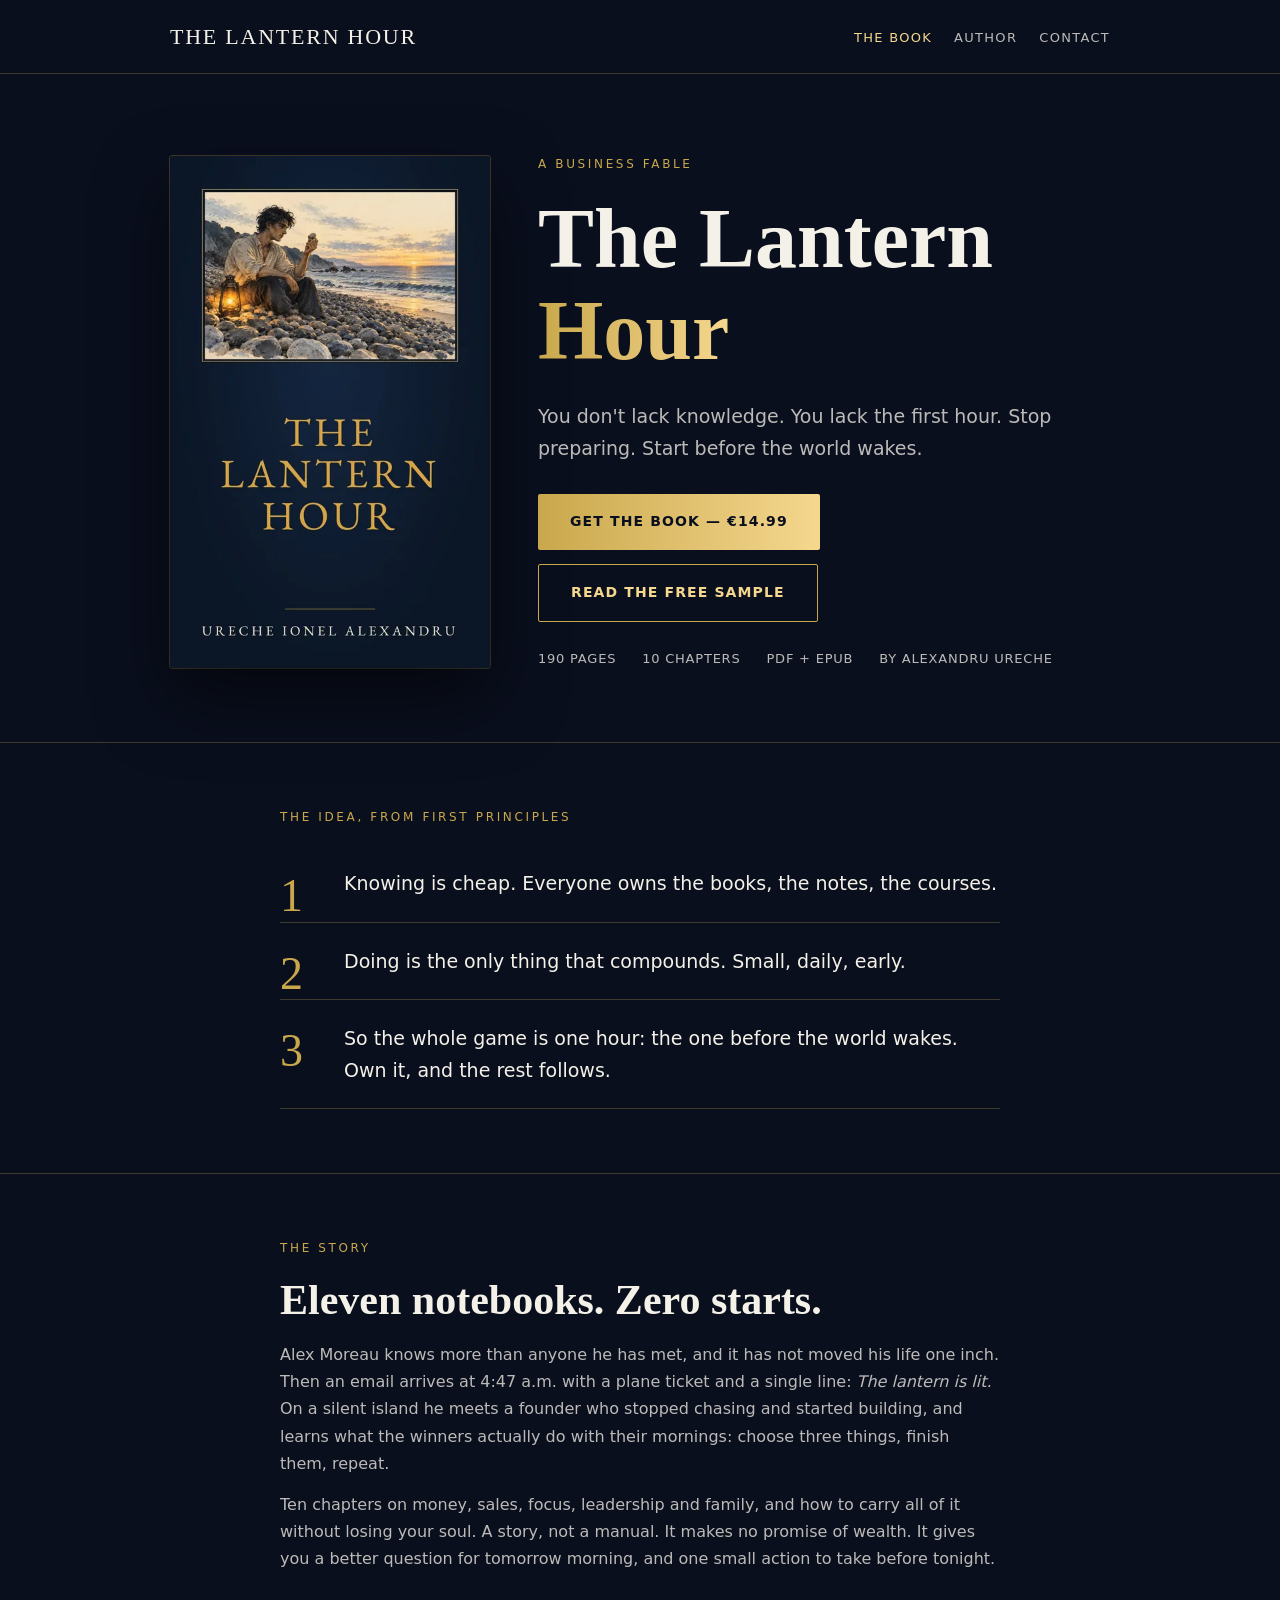
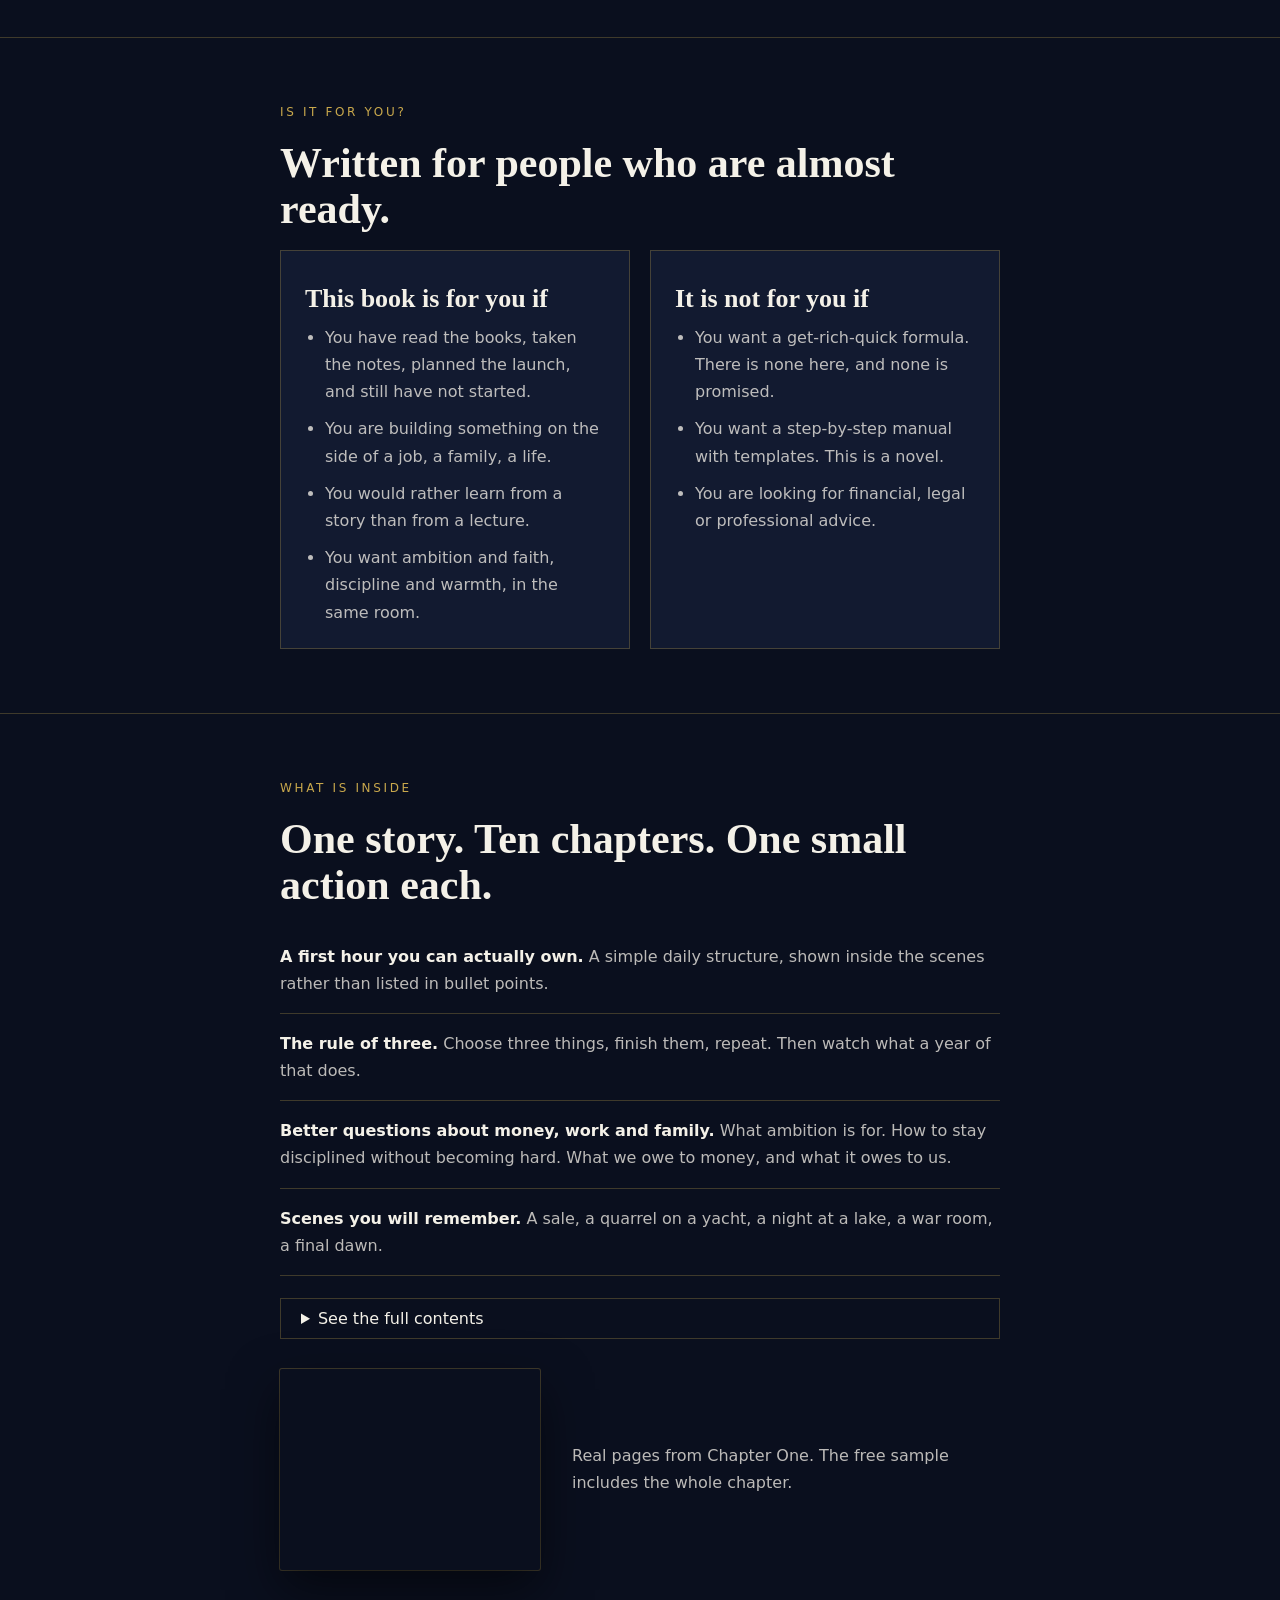
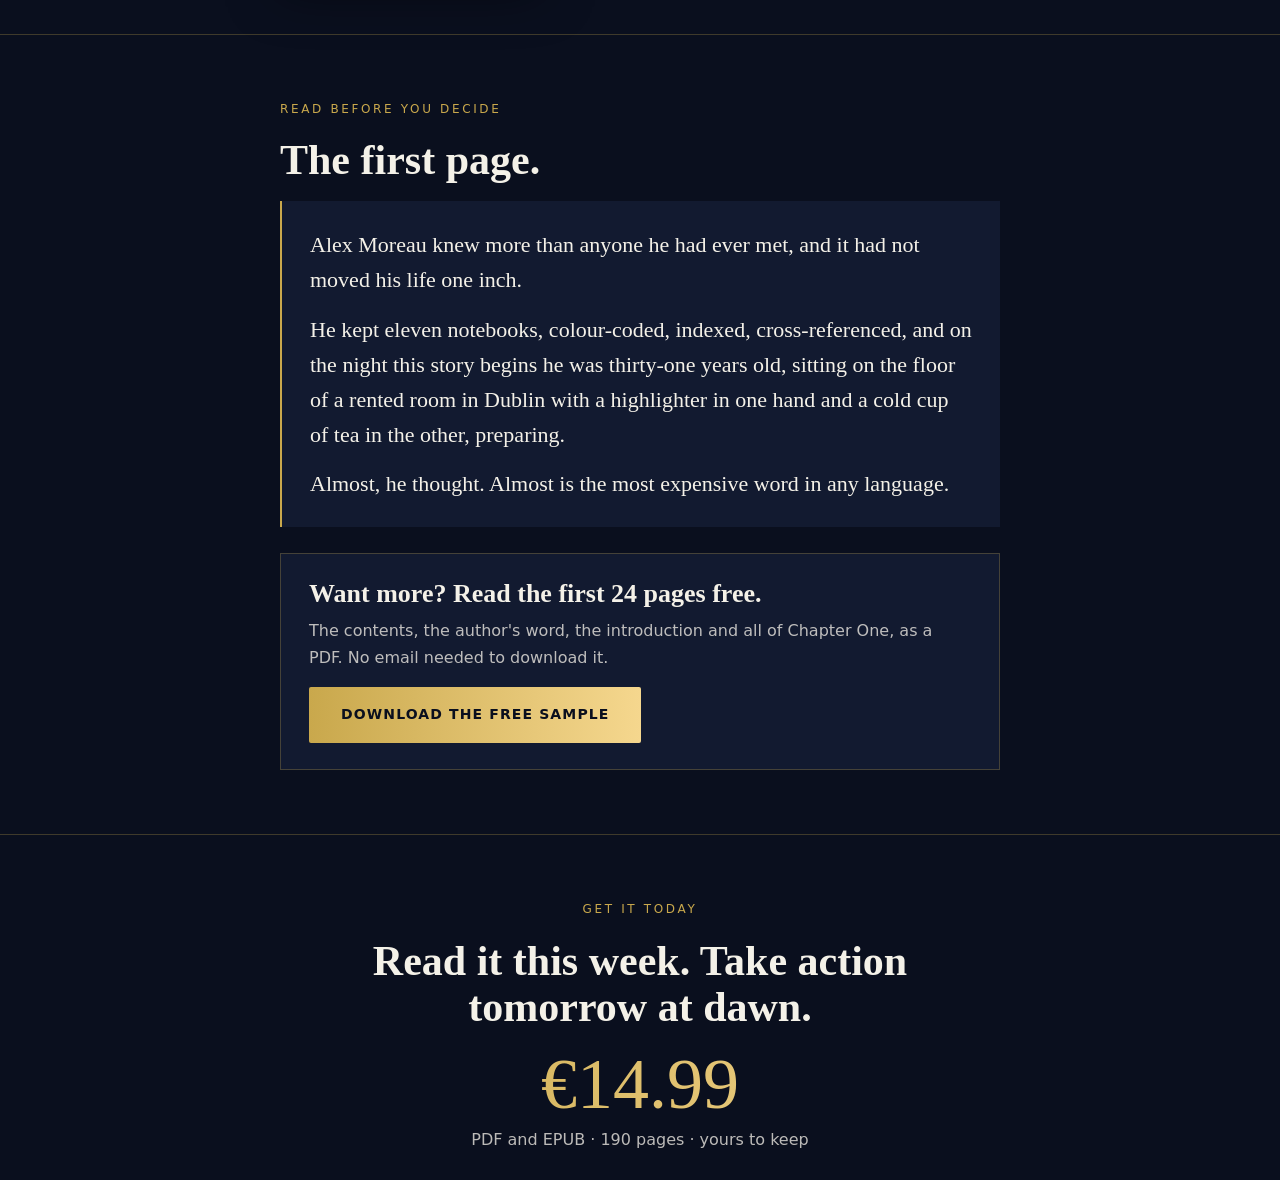
<file: index.html>
<!doctype html><meta charset="utf-8"><title>The Lantern Hour</title><meta http-equiv="refresh" content="0;url=/book/"><link rel="canonical" href="https://lexusthunder.github.io/book/"><a href="/book/">The Lantern Hour</a>
</file>
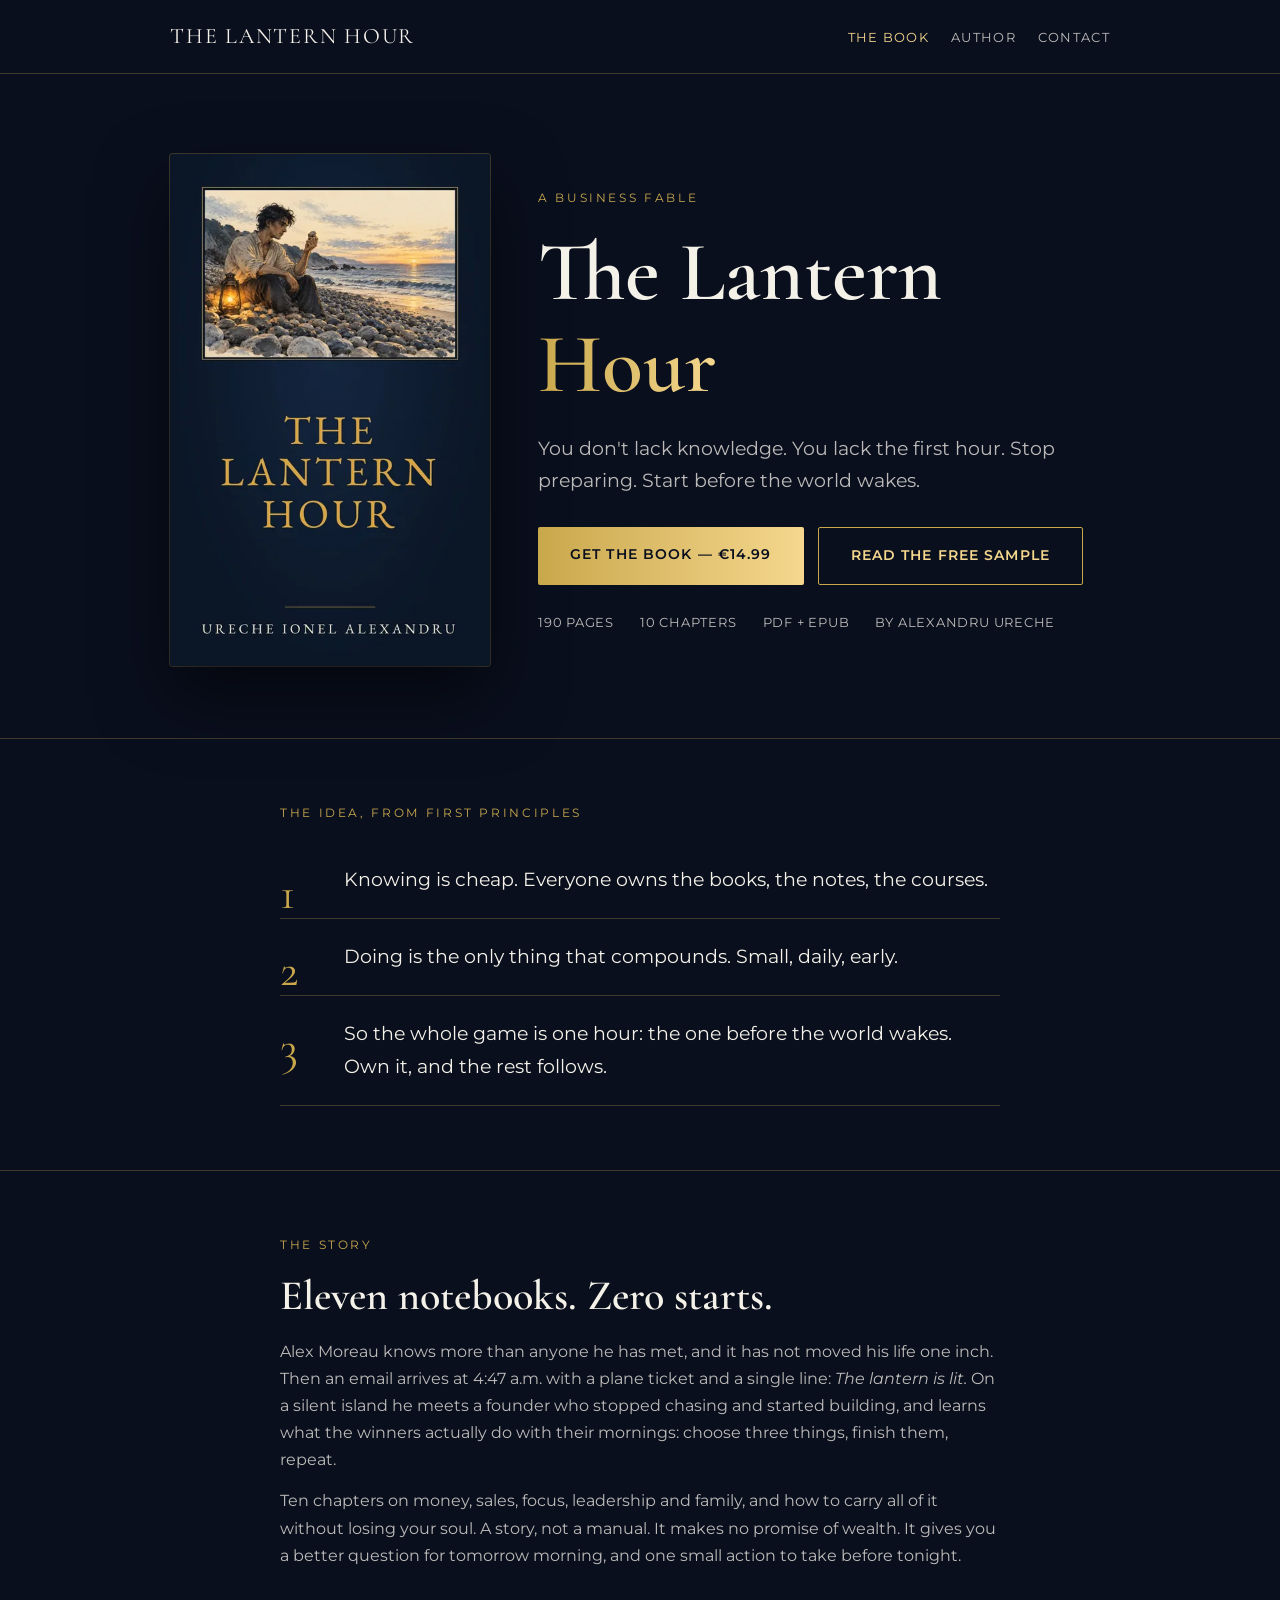
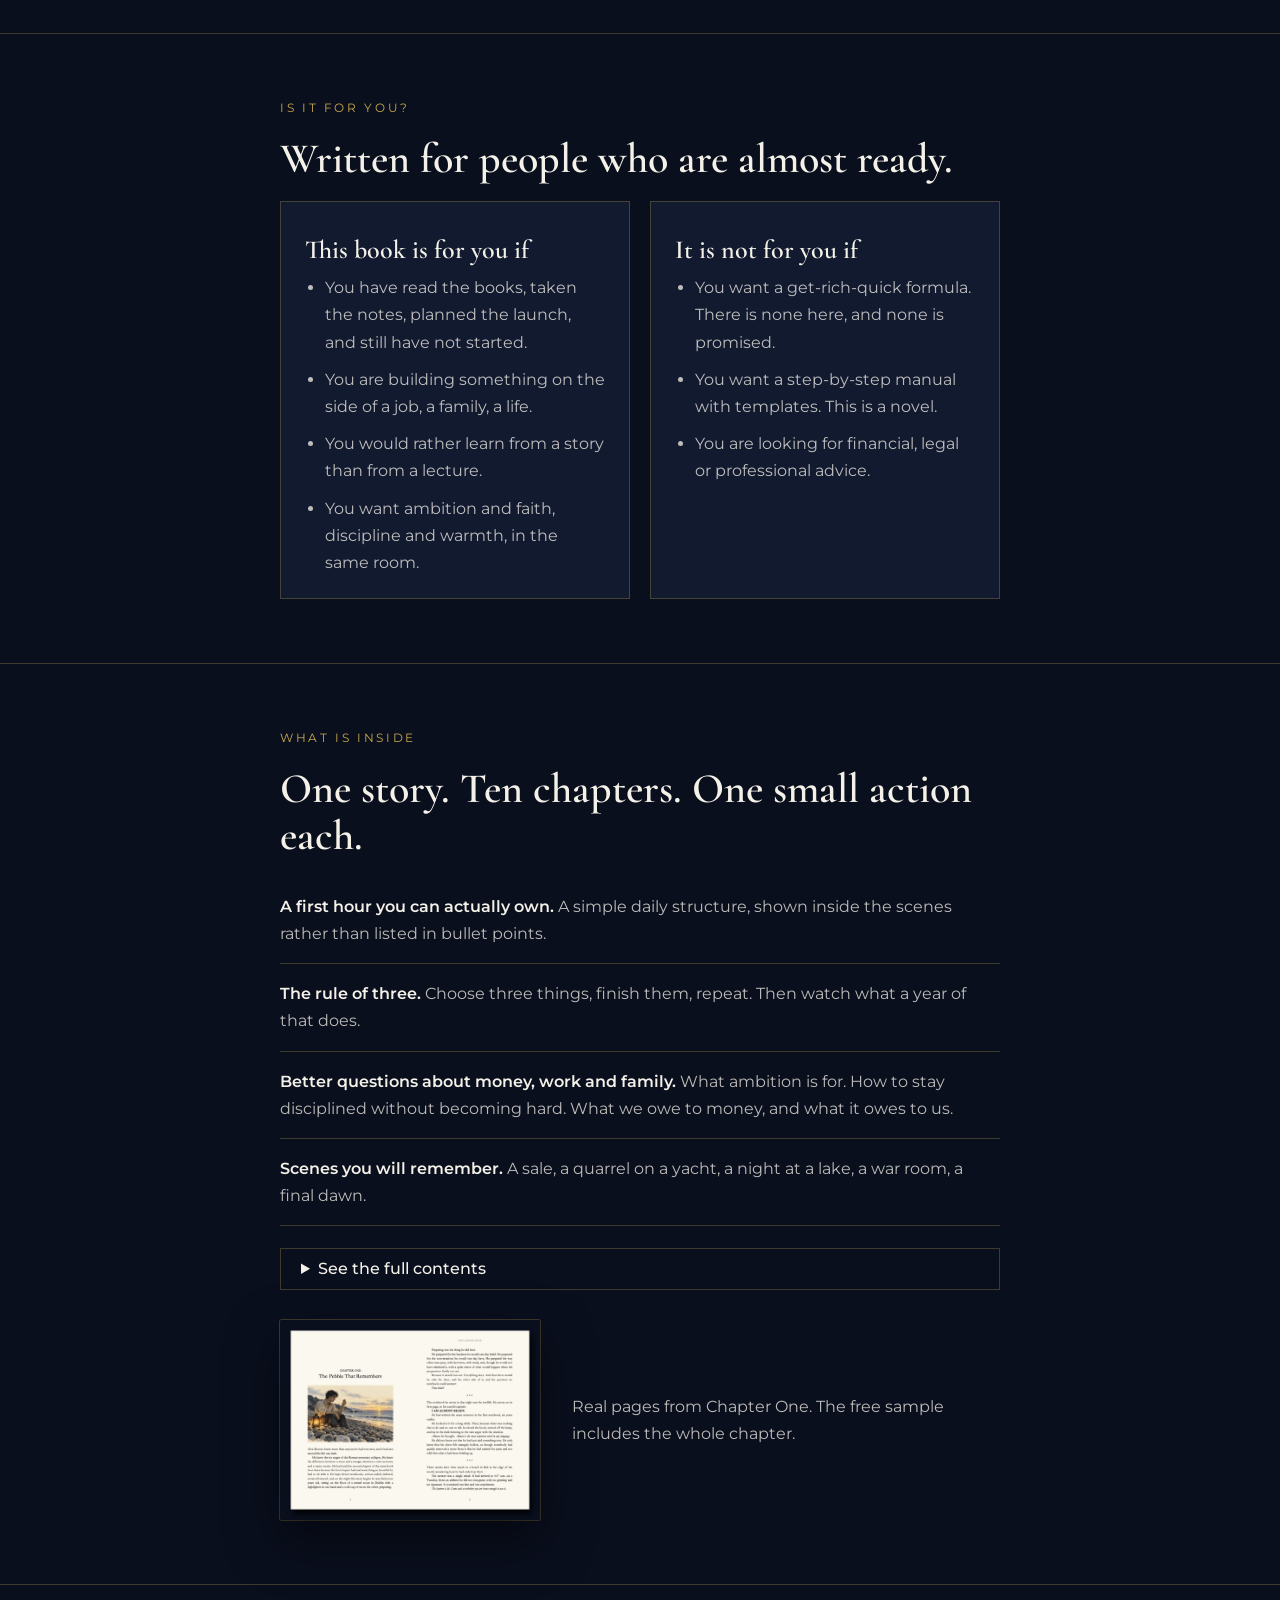
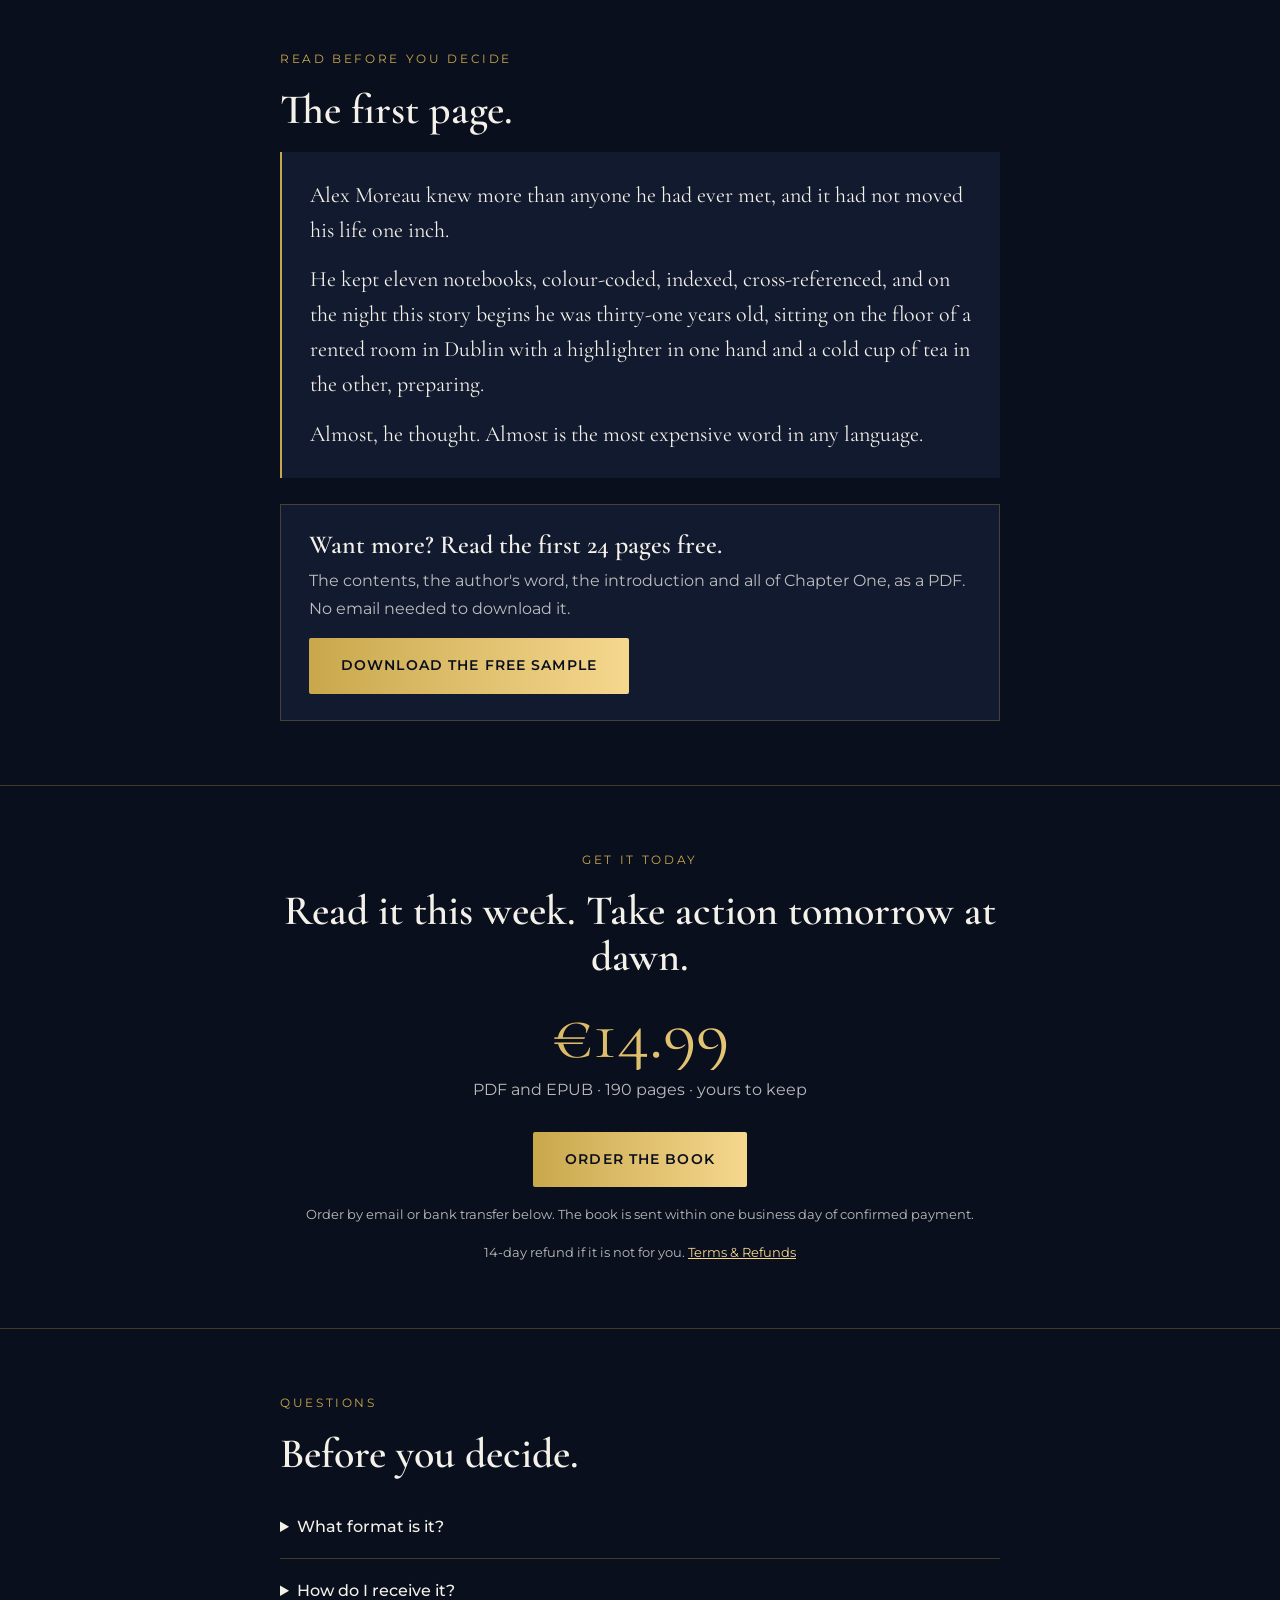
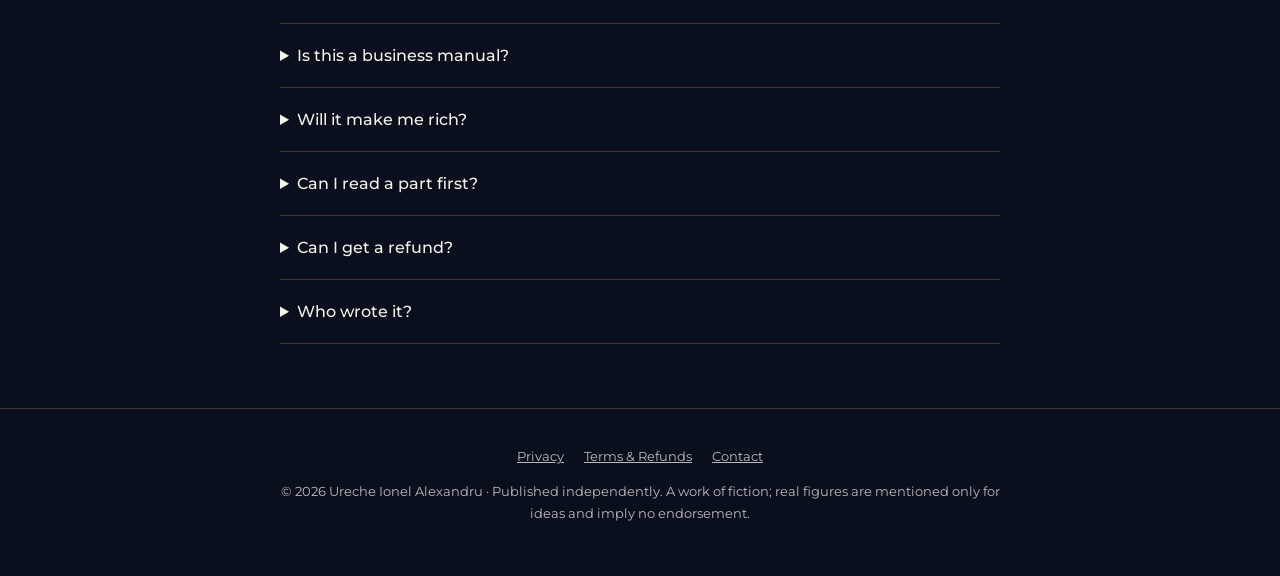
<file: book/index.html>
<!doctype html>
<html lang="en">
<head>
<meta charset="utf-8" />
<meta name="viewport" content="width=device-width, initial-scale=1" />
<title>The Lantern Hour — A Business Fable by Alexandru Ureche</title>
<meta name="description" content="You don't lack knowledge. You lack the first hour. A 190-page business fable about starting, discipline, faith and money. Read the free sample." />
<meta name="theme-color" content="#0A0F1E" />
<link rel="canonical" href="https://lexusthunder.github.io/book/" />
<link rel="icon" href="/book/favicon.svg" type="image/svg+xml" />
<meta property="og:title" content="The Lantern Hour — A Business Fable by Alexandru Ureche" />
<meta property="og:description" content="Eleven notebooks. Zero starts. A business fable about starting, discipline, faith and money. Read the free sample." />
<meta property="og:type" content="book" />
<meta property="og:url" content="https://lexusthunder.github.io/book/" />
<meta property="og:image" content="https://lexusthunder.github.io/book/img/og.jpg" />
<meta name="twitter:card" content="summary_large_image" />
<meta name="twitter:image" content="https://lexusthunder.github.io/book/img/og.jpg" />
<link rel="preconnect" href="https://fonts.googleapis.com" />
<link rel="preconnect" href="https://fonts.gstatic.com" crossorigin />
<link href="https://fonts.googleapis.com/css2?family=Cormorant+Garamond:wght@500;600;700&family=Montserrat:wght@400;500;600&display=swap" rel="stylesheet" />
<link rel="stylesheet" href="/book/style.css" />
<script type="application/ld+json">{"@context":"https://schema.org","@type":"Book","name":"The Lantern Hour","author":{"@type":"Person","name":"Alexandru Ureche"},"inLanguage":"en","numberOfPages":190,"genre":"Business fable","image":"https://lexusthunder.github.io/book/img/cover-800.jpg","bookFormat":"https://schema.org/EBook"}</script>
</head>
<body>
<header class="top"><div class="wrap">
  <a class="logo" href="/book/">THE LANTERN HOUR</a>
  <nav aria-label="Main"><a href="/book/" aria-current="page">The Book</a><a href="/book/about">Author</a><a href="/book/contact">Contact</a></nav>
</div></header>
<main>

<section class="hero"><div class="wrap hero-grid">
  <div class="hero-cover">
    <picture>
      <source type="image/webp" srcset="/book/img/cover-480.webp 480w, /book/img/cover-800.webp 800w" sizes="(max-width:760px) 62vw, 320px" />
      <img src="/book/img/cover-800.jpg" srcset="/book/img/cover-480.jpg 480w, /book/img/cover-800.jpg 800w" sizes="(max-width:760px) 62vw, 320px" width="800" height="1280" alt="Cover of The Lantern Hour: a young man sits on a pebble beach at sunrise beside a glowing lantern, holding a stone." fetchpriority="high" />
    </picture>
  </div>
  <div class="hero-copy">
    <div class="eyebrow">A business fable</div>
    <h1>The Lantern <span class="gold">Hour</span></h1>
    <p class="lead">You don't lack knowledge. You lack the first hour. Stop preparing. Start before the world wakes.</p>
    <div class="cta-row">
      <a class="btn" href="#buy" data-evt="Hero Buy Click">Get the book — <span data-price>€14.99</span></a>
      <a class="btn ghost" href="/book/The-Lantern-Hour-Free-Sample.pdf" data-evt="Sample Download" download>Read the free sample</a>
    </div>
    <div class="meta"><span>190 pages</span><span>10 chapters</span><span>PDF + EPUB</span><span>By Alexandru Ureche</span></div>
  </div>
</div></section>

<section><div class="wrap">
  <div class="eyebrow">The idea, from first principles</div>
  <ol class="premise">
    <li>Knowing is cheap. Everyone owns the books, the notes, the courses.</li>
    <li>Doing is the only thing that compounds. Small, daily, early.</li>
    <li>So the whole game is one hour: the one before the world wakes. Own it, and the rest follows.</li>
  </ol>
</div></section>

<section><div class="wrap">
  <div class="eyebrow">The story</div>
  <h2>Eleven notebooks. Zero starts.</h2>
  <p class="muted">Alex Moreau knows more than anyone he has met, and it has not moved his life one inch. Then an email arrives at 4:47 a.m. with a plane ticket and a single line: <em>The lantern is lit.</em> On a silent island he meets a founder who stopped chasing and started building, and learns what the winners actually do with their mornings: choose three things, finish them, repeat.</p>
  <p class="muted" style="margin-top:14px">Ten chapters on money, sales, focus, leadership and family, and how to carry all of it without losing your soul. A story, not a manual. It makes no promise of wealth. It gives you a better question for tomorrow morning, and one small action to take before tonight.</p>
</div></section>

<section><div class="wrap">
  <div class="eyebrow">Is it for you?</div>
  <h2>Written for people who are almost ready.</h2>
  <div class="split">
    <div class="card">
      <h3>This book is for you if</h3>
      <ul>
        <li>You have read the books, taken the notes, planned the launch, and still have not started.</li>
        <li>You are building something on the side of a job, a family, a life.</li>
        <li>You would rather learn from a story than from a lecture.</li>
        <li>You want ambition and faith, discipline and warmth, in the same room.</li>
      </ul>
    </div>
    <div class="card">
      <h3>It is not for you if</h3>
      <ul>
        <li>You want a get-rich-quick formula. There is none here, and none is promised.</li>
        <li>You want a step-by-step manual with templates. This is a novel.</li>
        <li>You are looking for financial, legal or professional advice.</li>
      </ul>
    </div>
  </div>
</div></section>

<section><div class="wrap">
  <div class="eyebrow">What is inside</div>
  <h2>One story. Ten chapters. One small action each.</h2>
  <ul class="takeaways">
    <li><b>A first hour you can actually own.</b> A simple daily structure, shown inside the scenes rather than listed in bullet points.</li>
    <li><b>The rule of three.</b> Choose three things, finish them, repeat. Then watch what a year of that does.</li>
    <li><b>Better questions about money, work and family.</b> What ambition is for. How to stay disciplined without becoming hard. What we owe to money, and what it owes to us.</li>
    <li><b>Scenes you will remember.</b> A sale, a quarrel on a yacht, a night at a lake, a war room, a final dawn.</li>
  </ul>
  <details class="toc"><summary>See the full contents</summary>
    <ol>
      <li>The Pebble That Remembers</li>
      <li>The Man Who Bought Everything</li>
      <li>The Eagle and the Newborn</li>
      <li>The Price of an Hour</li>
      <li>The Philosopher's Stone</li>
      <li>The Elephant, the Octopus and the Lake</li>
      <li>The Weak Point</li>
      <li>The War Room</li>
      <li>The Circle of Lanterns</li>
      <li>The Compounding of Dawns</li>
    </ol>
  </details>
  <div class="inside">
    <picture>
      <source type="image/webp" srcset="/book/img/inside.webp" />
      <img src="/book/img/inside.jpg" width="1200" height="925" loading="lazy" alt="An open spread of The Lantern Hour: the first page of Chapter One with its illustration, facing the opening of the text." />
    </picture>
    <p class="muted">Real pages from Chapter One. The free sample includes the whole chapter.</p>
  </div>
</div></section>

<section id="sample"><div class="wrap">
  <div class="eyebrow">Read before you decide</div>
  <h2>The first page.</h2>
  <div class="excerpt">
    <p>Alex Moreau knew more than anyone he had ever met, and it had not moved his life one inch.</p>
    <p>He kept eleven notebooks, colour-coded, indexed, cross-referenced, and on the night this story begins he was thirty-one years old, sitting on the floor of a rented room in Dublin with a highlighter in one hand and a cold cup of tea in the other, preparing.</p>
    <p>Almost, he thought. Almost is the most expensive word in any language.</p>
  </div>
  <div class="sample-box">
    <h3 style="margin-top:0">Want more? Read the first 24 pages free.</h3>
    <p class="muted">The contents, the author's word, the introduction and all of Chapter One, as a PDF. No email needed to download it.</p>
    <p style="margin-top:16px"><a class="btn" href="/book/The-Lantern-Hour-Free-Sample.pdf" data-evt="Sample Download" download>Download the free sample</a></p>

    <form id="subForm" class="sub" method="post" hidden>
      <h3>Get the reader's notes by email</h3>
      <p class="muted">A short welcome, the idea behind the book, and one small action to try. A few emails, no spam, one click to unsubscribe.</p>
      <label for="subEmail">Email address</label>
      <input id="subEmail" name="email" type="email" required autocomplete="email" placeholder="you@example.com" />
      <label class="check"><input type="checkbox" name="consent" value="yes" required /> <span>Yes, send me emails about The Lantern Hour. I can unsubscribe at any time. See the <a href="/book/privacy">Privacy Policy</a>.</span></label>
      <button class="btn" type="submit" data-evt="Email Signup">Send me the notes</button>
    </form>
  </div>
</div></section>

<section id="buy"><div class="wrap buy">
  <div class="eyebrow">Get it today</div>
  <h2>Read it this week. Take action tomorrow at dawn.</h2>
  <div class="price gold" data-price>€14.99</div>
  <p class="muted" style="margin-top:6px">PDF and EPUB · 190 pages · yours to keep</p>
  <p style="margin-top:28px"><a class="btn" id="buyBtn" href="mailto:hello@aureumcrm.com?subject=The%20Lantern%20Hour&body=Please%20send%20me%20the%20book." data-evt="Checkout Click">Order the book</a></p>
  <p class="fine" id="buyFine">Order by email or bank transfer below. The book is sent within one business day of confirmed payment.</p>
  <div class="bank" id="bank">
    <h3 style="margin-top:0">Pay by bank transfer (SEPA)</h3>
    <dl>
      <dt>Beneficiary</dt><dd id="bName"></dd>
      <dt>IBAN</dt><dd id="bIban"></dd>
      <dt>BIC</dt><dd id="bBic"></dd>
      <dt>Amount</dt><dd data-price>€14.99</dd>
      <dt>Reference</dt><dd>Lantern Hour + your email</dd>
    </dl>
    <p class="fine">After paying, email your confirmation to hello@aureumcrm.com. We send your book within one business day.</p>
  </div>
  <p class="fine">14-day refund if it is not for you. <a href="/book/terms">Terms &amp; Refunds</a></p>
</div></section>

<section><div class="wrap">
  <div class="eyebrow">Questions</div>
  <h2>Before you decide.</h2>
  <details><summary>What format is it?</summary><p>You receive two files: a PDF of 190 pages and an EPUB for e-readers and reading apps. Both work on any phone, tablet or computer. Language: English.</p></details>
  <details><summary>How do I receive it?</summary><p>After your payment is confirmed, you get the files by email or on a download page. With a bank transfer, delivery is within one business day, usually much faster.</p></details>
  <details><summary>Is this a business manual?</summary><p>No. It is a novel with working principles inside the scenes: a daily structure, choosing three priorities, the price of an hour. You read the story and keep the questions.</p></details>
  <details><summary>Will it make me rich?</summary><p>No book can promise that, and this one does not. It offers better questions and one small action per chapter. What you do with them is up to you.</p></details>
  <details><summary>Can I read a part first?</summary><p>Yes. <a href="/book/The-Lantern-Hour-Free-Sample.pdf" download>Download the first 24 pages</a>, free.</p></details>
  <details><summary>Can I get a refund?</summary><p>Yes. See <a href="/book/terms">Terms &amp; Refunds</a>.</p></details>
  <details><summary>Who wrote it?</summary><p>Alexandru Ureche, an independent author. <a href="/book/about">Read about the author</a>.</p></details>
</div></section>

</main>
<footer><div class="wrap">
  <p><a href="/book/privacy">Privacy</a><a href="/book/terms">Terms &amp; Refunds</a><a href="/book/contact">Contact</a></p>
  <p style="margin-top:12px">© 2026 Ureche Ionel Alexandru · Published independently. A work of fiction; real figures are mentioned only for ideas and imply no endorsement.</p>
</div></footer>

<div class="stickybuy" id="stickyBuy" aria-hidden="true"><a class="btn" href="#buy" data-evt="Sticky Buy Click" tabindex="-1">Get the book — <span data-price>€14.99</span></a></div>

<script src="/book/config.js"></script>
<script src="/book/site.js"></script>
</body>
</html>
</file>
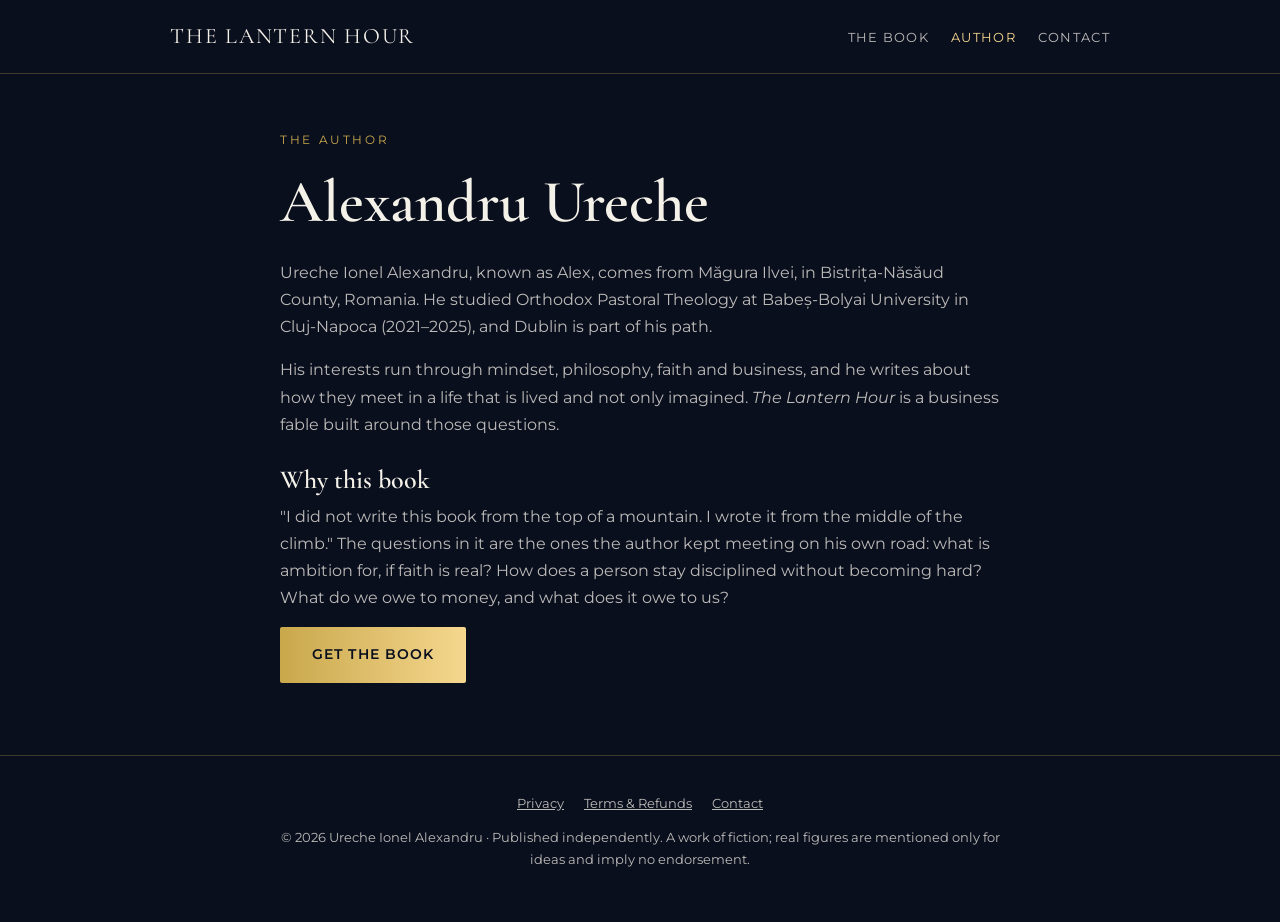
<file: book/about.html>
<!doctype html>
<html lang="en">
<head>
<meta charset="utf-8" />
<meta name="viewport" content="width=device-width, initial-scale=1" />
<title>About the Author — Alexandru Ureche</title>
<meta name="description" content="Alexandru Ureche writes about mindset, philosophy, faith and business. Author of The Lantern Hour." />
<meta name="theme-color" content="#0A0F1E" />
<link rel="canonical" href="https://aureumcrm.com/book/about" />
<link rel="icon" href="/book/favicon.svg" type="image/svg+xml" />
<meta property="og:title" content="About the Author — Alexandru Ureche" />
<meta property="og:description" content="Alexandru Ureche writes about mindset, philosophy, faith and business. Author of The Lantern Hour." />
<meta property="og:type" content="website" />
<meta property="og:url" content="https://aureumcrm.com/book/about" />
<meta name="twitter:card" content="summary" />
<link rel="preconnect" href="https://fonts.googleapis.com" />
<link rel="preconnect" href="https://fonts.gstatic.com" crossorigin />
<link href="https://fonts.googleapis.com/css2?family=Cormorant+Garamond:wght@500;600;700&family=Montserrat:wght@400;500;600&display=swap" rel="stylesheet" />
<link rel="stylesheet" href="/book/style.css" />

</head>
<body>
<header class="top"><div class="wrap">
  <a class="logo" href="/book">THE LANTERN HOUR</a>
  <nav aria-label="Main"><a href="/book">The Book</a><a href="/book/about" aria-current="page">Author</a><a href="/book/contact">Contact</a></nav>
</div></header>
<main>
<div class="wrap prose">
  <div class="eyebrow">The author</div>
  <h1 style="font-size:clamp(38px,7vw,60px);margin-bottom:24px">Alexandru Ureche</h1>
  <p>Ureche Ionel Alexandru, known as Alex, comes from Măgura Ilvei, in Bistrița-Năsăud County, Romania. He studied Orthodox Pastoral Theology at Babeș-Bolyai University in Cluj-Napoca (2021–2025), and Dublin is part of his path.</p>
  <p>His interests run through mindset, philosophy, faith and business, and he writes about how they meet in a life that is lived and not only imagined. <em>The Lantern Hour</em> is a business fable built around those questions.</p>
  <h3>Why this book</h3>
  <p>"I did not write this book from the top of a mountain. I wrote it from the middle of the climb." The questions in it are the ones the author kept meeting on his own road: what is ambition for, if faith is real? How does a person stay disciplined without becoming hard? What do we owe to money, and what does it owe to us?</p>
  <p><a class="btn" href="/book#buy">Get the book</a></p>
</div>
</main>
<footer><div class="wrap">
  <p><a href="/book/privacy">Privacy</a><a href="/book/terms">Terms &amp; Refunds</a><a href="/book/contact">Contact</a></p>
  <p style="margin-top:12px">© 2026 Ureche Ionel Alexandru · Published independently. A work of fiction; real figures are mentioned only for ideas and imply no endorsement.</p>
</div></footer>
<script src="/book/config.js"></script>

</body>
</html>
</file>
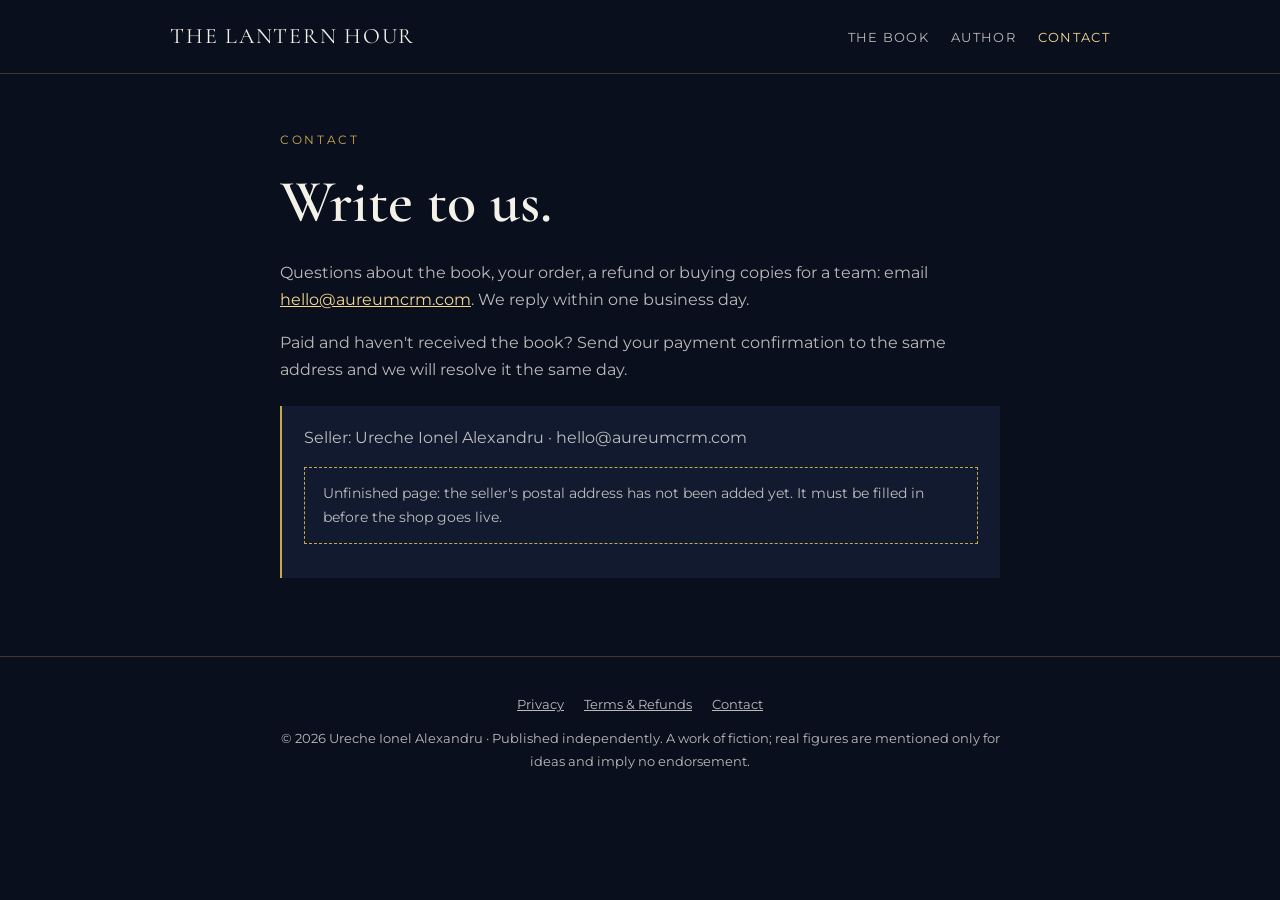
<file: book/contact.html>
<!doctype html>
<html lang="en">
<head>
<meta charset="utf-8" />
<meta name="viewport" content="width=device-width, initial-scale=1" />
<title>Contact — The Lantern Hour</title>
<meta name="description" content="Questions about the book, your order or a bulk purchase. Write to us." />
<meta name="theme-color" content="#0A0F1E" />
<link rel="canonical" href="https://aureumcrm.com/book/contact" />
<link rel="icon" href="/book/favicon.svg" type="image/svg+xml" />
<meta property="og:title" content="Contact — The Lantern Hour" />
<meta property="og:description" content="Questions about the book, your order or a bulk purchase. Write to us." />
<meta property="og:type" content="website" />
<meta property="og:url" content="https://aureumcrm.com/book/contact" />
<meta name="twitter:card" content="summary" />
<link rel="preconnect" href="https://fonts.googleapis.com" />
<link rel="preconnect" href="https://fonts.gstatic.com" crossorigin />
<link href="https://fonts.googleapis.com/css2?family=Cormorant+Garamond:wght@500;600;700&family=Montserrat:wght@400;500;600&display=swap" rel="stylesheet" />
<link rel="stylesheet" href="/book/style.css" />

</head>
<body>
<header class="top"><div class="wrap">
  <a class="logo" href="/book">THE LANTERN HOUR</a>
  <nav aria-label="Main"><a href="/book">The Book</a><a href="/book/about">Author</a><a href="/book/contact" aria-current="page">Contact</a></nav>
</div></header>
<main>
<div class="wrap prose">
  <div class="eyebrow">Contact</div>
  <h1 style="font-size:clamp(38px,7vw,60px);margin-bottom:24px">Write to us.</h1>
  <p>Questions about the book, your order, a refund or buying copies for a team: email <a href="mailto:hello@aureumcrm.com">hello@aureumcrm.com</a>. We reply within one business day.</p>
  <p>Paid and haven't received the book? Send your payment confirmation to the same address and we will resolve it the same day.</p>
  <div id="sellerBox" class="note"></div>
</div>
</main>
<footer><div class="wrap">
  <p><a href="/book/privacy">Privacy</a><a href="/book/terms">Terms &amp; Refunds</a><a href="/book/contact">Contact</a></p>
  <p style="margin-top:12px">© 2026 Ureche Ionel Alexandru · Published independently. A work of fiction; real figures are mentioned only for ideas and imply no endorsement.</p>
</div></footer>
<script src="/book/config.js"></script>
<script>(function(){var s=(window.SITE||{}).SELLER||{},b=document.getElementById("sellerBox");if(!b)return;var t=document.createElement("p");t.textContent="Seller: "+(s.name||"")+" · "+(s.email||"");b.appendChild(t);var a=document.createElement("p");if(s.address){a.textContent="Address: "+s.address}else{a.className="todo";a.textContent="Unfinished page: the seller's postal address has not been added yet. It must be filled in before the shop goes live."}b.appendChild(a)})();</script>

</body>
</html>
</file>
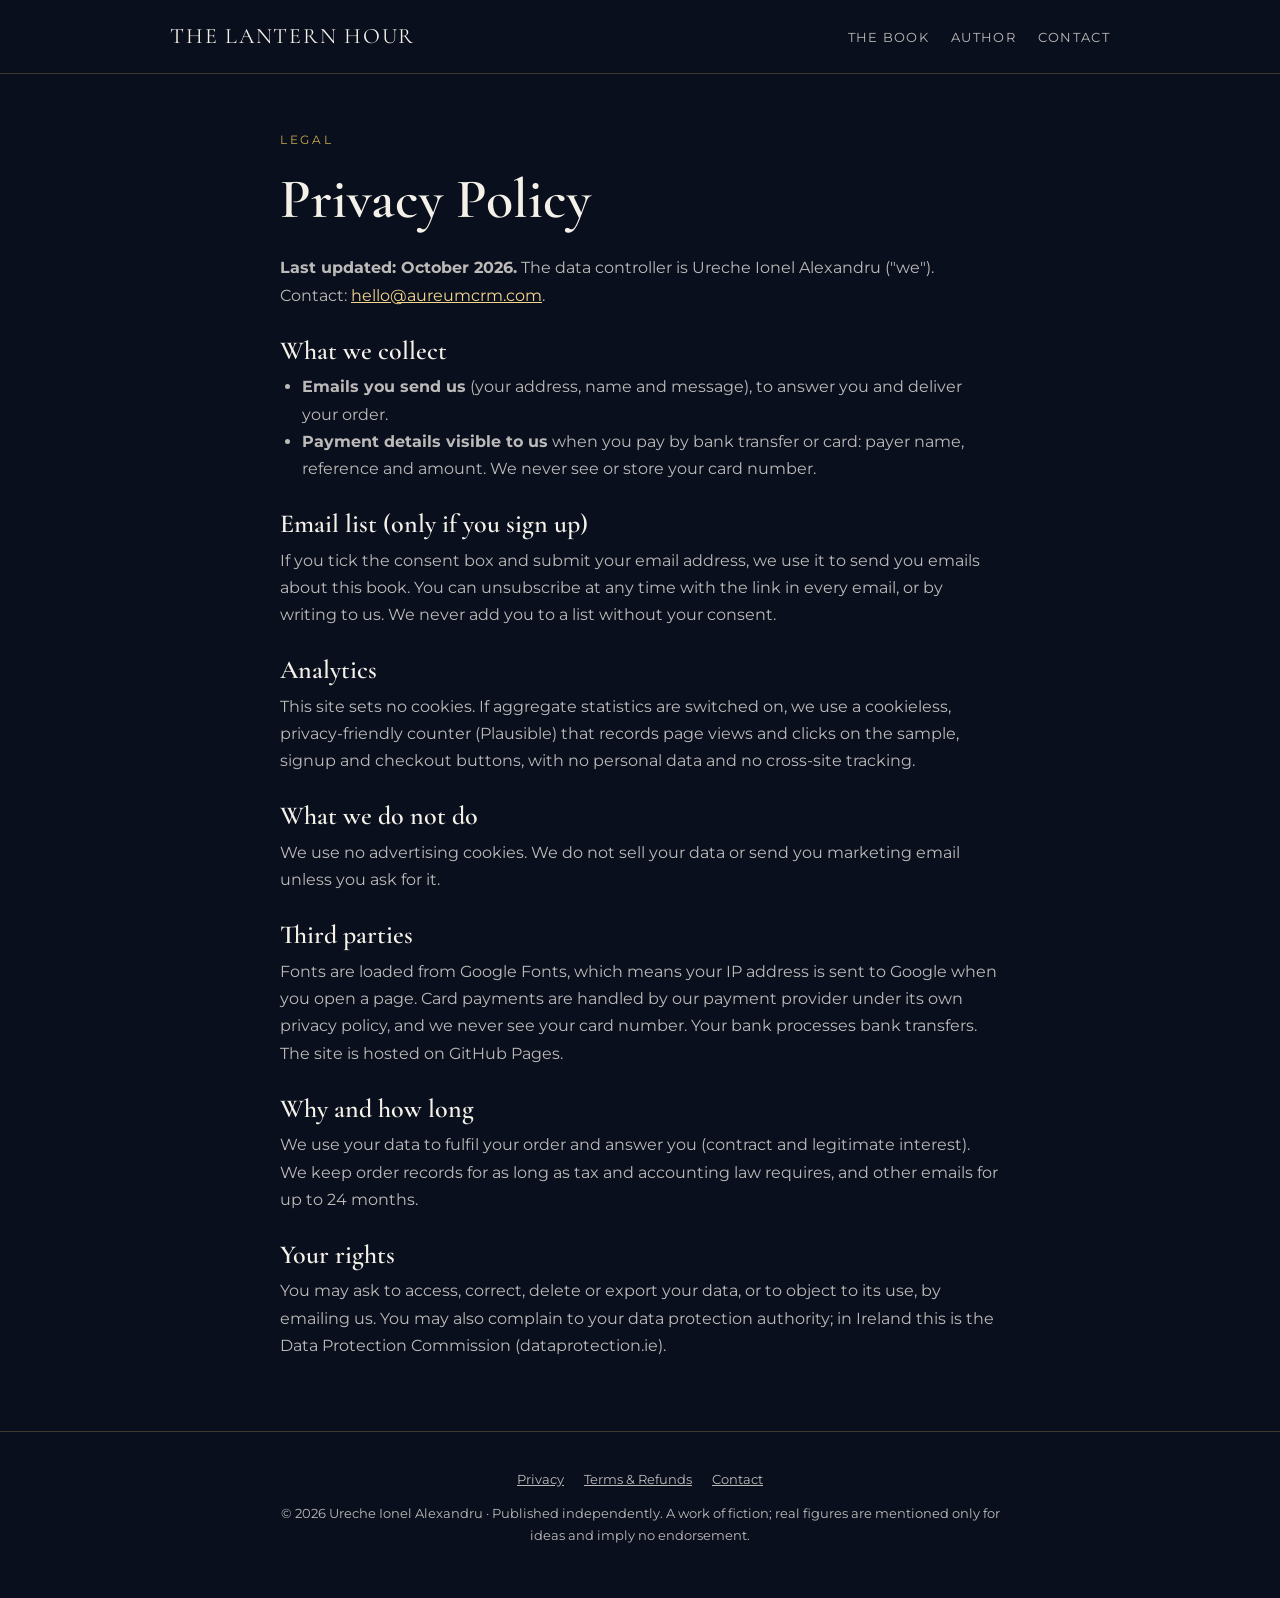
<file: book/privacy.html>
<!doctype html>
<html lang="en">
<head>
<meta charset="utf-8" />
<meta name="viewport" content="width=device-width, initial-scale=1" />
<title>Privacy Policy — The Lantern Hour</title>
<meta name="description" content="How we handle your personal data when you visit this site or buy the book." />
<meta name="theme-color" content="#0A0F1E" />
<link rel="canonical" href="https://aureumcrm.com/book/privacy" />
<link rel="icon" href="/book/favicon.svg" type="image/svg+xml" />
<meta property="og:title" content="Privacy Policy — The Lantern Hour" />
<meta property="og:description" content="How we handle your personal data when you visit this site or buy the book." />
<meta property="og:type" content="website" />
<meta property="og:url" content="https://aureumcrm.com/book/privacy" />
<meta name="twitter:card" content="summary" />
<link rel="preconnect" href="https://fonts.googleapis.com" />
<link rel="preconnect" href="https://fonts.gstatic.com" crossorigin />
<link href="https://fonts.googleapis.com/css2?family=Cormorant+Garamond:wght@500;600;700&family=Montserrat:wght@400;500;600&display=swap" rel="stylesheet" />
<link rel="stylesheet" href="/book/style.css" />

</head>
<body>
<header class="top"><div class="wrap">
  <a class="logo" href="/book">THE LANTERN HOUR</a>
  <nav aria-label="Main"><a href="/book">The Book</a><a href="/book/about">Author</a><a href="/book/contact">Contact</a></nav>
</div></header>
<main>
<div class="wrap prose">
  <div class="eyebrow">Legal</div>
  <h1 style="font-size:clamp(38px,7vw,56px);margin-bottom:24px">Privacy Policy</h1>
  <p><strong>Last updated: October 2026.</strong> The data controller is Ureche Ionel Alexandru ("we"). Contact: <a href="mailto:hello@aureumcrm.com">hello@aureumcrm.com</a>.</p>
  <h3>What we collect</h3>
  <ul>
    <li><strong>Emails you send us</strong> (your address, name and message), to answer you and deliver your order.</li>
    <li><strong>Payment details visible to us</strong> when you pay by bank transfer or card: payer name, reference and amount. We never see or store your card number.</li>
  </ul>
  <h3>Email list (only if you sign up)</h3>
  <p>If you tick the consent box and submit your email address, we use it to send you emails about this book. You can unsubscribe at any time with the link in every email, or by writing to us. We never add you to a list without your consent.</p>
  <h3>Analytics</h3>
  <p>This site sets no cookies. If aggregate statistics are switched on, we use a cookieless, privacy-friendly counter (Plausible) that records page views and clicks on the sample, signup and checkout buttons, with no personal data and no cross-site tracking.</p>
  <h3>What we do not do</h3>
  <p>We use no advertising cookies. We do not sell your data or send you marketing email unless you ask for it.</p>
  <h3>Third parties</h3>
  <p>Fonts are loaded from Google Fonts, which means your IP address is sent to Google when you open a page. Card payments are handled by our payment provider under its own privacy policy, and we never see your card number. Your bank processes bank transfers. The site is hosted on GitHub Pages.</p>
  <h3>Why and how long</h3>
  <p>We use your data to fulfil your order and answer you (contract and legitimate interest). We keep order records for as long as tax and accounting law requires, and other emails for up to 24 months.</p>
  <h3>Your rights</h3>
  <p>You may ask to access, correct, delete or export your data, or to object to its use, by emailing us. You may also complain to your data protection authority; in Ireland this is the Data Protection Commission (dataprotection.ie).</p>
</div>
</main>
<footer><div class="wrap">
  <p><a href="/book/privacy">Privacy</a><a href="/book/terms">Terms &amp; Refunds</a><a href="/book/contact">Contact</a></p>
  <p style="margin-top:12px">© 2026 Ureche Ionel Alexandru · Published independently. A work of fiction; real figures are mentioned only for ideas and imply no endorsement.</p>
</div></footer>
<script src="/book/config.js"></script>

</body>
</html>
</file>
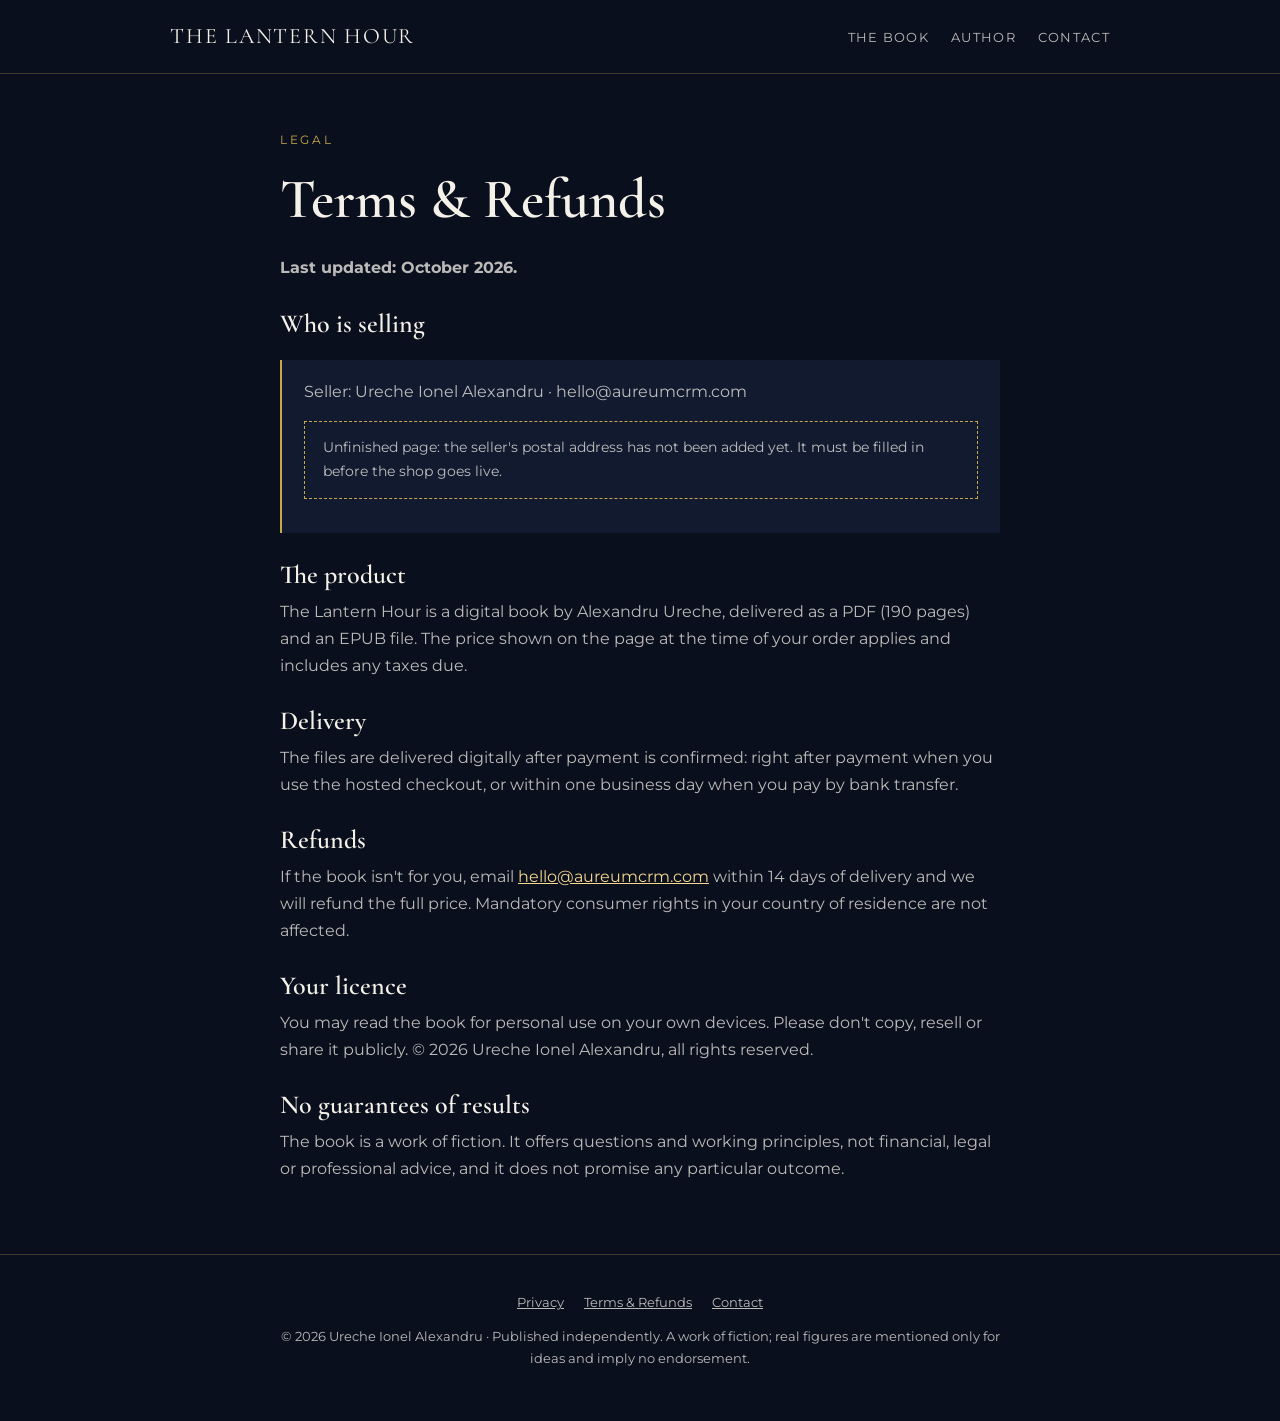
<file: book/terms.html>
<!doctype html>
<html lang="en">
<head>
<meta charset="utf-8" />
<meta name="viewport" content="width=device-width, initial-scale=1" />
<title>Terms & Refunds — The Lantern Hour</title>
<meta name="description" content="Terms of sale, delivery and refunds for The Lantern Hour." />
<meta name="theme-color" content="#0A0F1E" />
<link rel="canonical" href="https://aureumcrm.com/book/terms" />
<link rel="icon" href="/book/favicon.svg" type="image/svg+xml" />
<meta property="og:title" content="Terms & Refunds — The Lantern Hour" />
<meta property="og:description" content="Terms of sale, delivery and refunds for The Lantern Hour." />
<meta property="og:type" content="website" />
<meta property="og:url" content="https://aureumcrm.com/book/terms" />
<meta name="twitter:card" content="summary" />
<link rel="preconnect" href="https://fonts.googleapis.com" />
<link rel="preconnect" href="https://fonts.gstatic.com" crossorigin />
<link href="https://fonts.googleapis.com/css2?family=Cormorant+Garamond:wght@500;600;700&family=Montserrat:wght@400;500;600&display=swap" rel="stylesheet" />
<link rel="stylesheet" href="/book/style.css" />

</head>
<body>
<header class="top"><div class="wrap">
  <a class="logo" href="/book">THE LANTERN HOUR</a>
  <nav aria-label="Main"><a href="/book">The Book</a><a href="/book/about">Author</a><a href="/book/contact">Contact</a></nav>
</div></header>
<main>
<div class="wrap prose">
  <div class="eyebrow">Legal</div>
  <h1 style="font-size:clamp(38px,7vw,56px);margin-bottom:24px">Terms &amp; Refunds</h1>
  <p><strong>Last updated: October 2026.</strong></p>
  <h3>Who is selling</h3>
  <div id="sellerBox" class="note"></div>
  <h3>The product</h3>
  <p>The Lantern Hour is a digital book by Alexandru Ureche, delivered as a PDF (190 pages) and an EPUB file. The price shown on the page at the time of your order applies and includes any taxes due.</p>
  <h3>Delivery</h3>
  <p>The files are delivered digitally after payment is confirmed: right after payment when you use the hosted checkout, or within one business day when you pay by bank transfer.</p>
  <h3>Refunds</h3>
  <p>If the book isn't for you, email <a href="mailto:hello@aureumcrm.com">hello@aureumcrm.com</a> within 14 days of delivery and we will refund the full price. Mandatory consumer rights in your country of residence are not affected.</p>
  <h3>Your licence</h3>
  <p>You may read the book for personal use on your own devices. Please don't copy, resell or share it publicly. © 2026 Ureche Ionel Alexandru, all rights reserved.</p>
  <h3>No guarantees of results</h3>
  <p>The book is a work of fiction. It offers questions and working principles, not financial, legal or professional advice, and it does not promise any particular outcome.</p>
</div>
</main>
<footer><div class="wrap">
  <p><a href="/book/privacy">Privacy</a><a href="/book/terms">Terms &amp; Refunds</a><a href="/book/contact">Contact</a></p>
  <p style="margin-top:12px">© 2026 Ureche Ionel Alexandru · Published independently. A work of fiction; real figures are mentioned only for ideas and imply no endorsement.</p>
</div></footer>
<script src="/book/config.js"></script>
<script>(function(){var s=(window.SITE||{}).SELLER||{},b=document.getElementById("sellerBox");if(!b)return;var t=document.createElement("p");t.textContent="Seller: "+(s.name||"")+" · "+(s.email||"");b.appendChild(t);var a=document.createElement("p");if(s.address){a.textContent="Address: "+s.address}else{a.className="todo";a.textContent="Unfinished page: the seller's postal address has not been added yet. It must be filled in before the shop goes live."}b.appendChild(a)})();</script>

</body>
</html>
</file>
<file: book/style.css>
:root{--navy:#0A0F1E;--navy-2:#121A30;--line:rgba(201,168,76,.28);--g1:#C9A84C;--g2:#F5D78E;--ink:#F4F1E8;--ink-2:rgba(244,241,232,.76)}
*{box-sizing:border-box;margin:0;padding:0}
html{scroll-behavior:smooth}
body{background:var(--navy);color:var(--ink);font-family:'Montserrat',system-ui,sans-serif;font-size:16px;line-height:1.7;-webkit-font-smoothing:antialiased}
a{color:var(--g2)}
.wrap{max-width:760px;margin:0 auto;padding:0 20px}
h1,h2,h3{font-family:'Cormorant Garamond',Georgia,serif;font-weight:600;line-height:1.1}
h1{font-size:clamp(44px,9vw,84px)}
h2{font-size:clamp(30px,5vw,42px);margin-bottom:18px}
h3{font-size:26px;margin:28px 0 8px}
.gold{background:linear-gradient(90deg,var(--g1),var(--g2));-webkit-background-clip:text;background-clip:text;color:transparent}
.eyebrow{letter-spacing:.22em;text-transform:uppercase;font-size:12px;color:var(--g1);margin-bottom:18px}
.muted{color:var(--ink-2)}
header.top{border-bottom:1px solid var(--line)}
header.top .wrap{display:flex;justify-content:space-between;align-items:center;padding-top:18px;padding-bottom:18px;max-width:980px}
.logo{font-family:'Cormorant Garamond',serif;font-size:22px;letter-spacing:.08em;color:var(--ink);text-decoration:none}
nav a{color:var(--ink-2);text-decoration:none;font-size:13px;letter-spacing:.1em;text-transform:uppercase;margin-left:22px}
nav a:hover,nav a[aria-current]{color:var(--g2)}
section{padding:64px 0;border-top:1px solid var(--line)}
.hero{padding:80px 0 72px;border-top:0;text-align:center}
.hero p{font-size:19px;color:var(--ink-2);margin:22px auto 34px;max-width:560px}
.btn{display:inline-block;padding:16px 32px;font-weight:600;font-size:14px;letter-spacing:.08em;text-transform:uppercase;text-decoration:none;border:0;border-radius:2px;background:linear-gradient(90deg,var(--g1),var(--g2));color:var(--navy);cursor:pointer}
.btn:hover{filter:brightness(1.08)}
.btn:focus-visible,a:focus-visible{outline:2px solid var(--g2);outline-offset:3px}
.meta{display:flex;flex-wrap:wrap;gap:10px 26px;justify-content:center;margin-top:26px;font-size:13px;color:var(--ink-2);letter-spacing:.06em;text-transform:uppercase}
.premise{list-style:none;counter-reset:p}
.premise li{counter-increment:p;padding:22px 0 22px 64px;position:relative;border-bottom:1px solid var(--line);font-size:19px}
.premise li::before{content:counter(p);position:absolute;left:0;top:12px;font-family:'Cormorant Garamond',serif;font-size:46px;color:var(--g1)}
.excerpt{font-family:'Cormorant Garamond',Georgia,serif;font-size:22px;line-height:1.6;background:var(--navy-2);border-left:2px solid var(--g1);padding:26px 28px}
.excerpt p+p{margin-top:14px}
.buy{text-align:center}
.price{font-family:'Cormorant Garamond',serif;font-size:72px;line-height:1}
.fine{font-size:13px;color:var(--ink-2);margin-top:16px}
.bank{display:none;max-width:560px;margin:28px auto 0;text-align:left;background:var(--navy-2);border:1px solid var(--line);padding:22px 24px;font-size:15px}
.bank dl{display:grid;grid-template-columns:110px 1fr;gap:6px 14px}
.bank dt{color:var(--ink-2)}.bank dd{word-break:break-all;font-weight:500}
details{border-bottom:1px solid var(--line);padding:18px 0}
summary{cursor:pointer;font-weight:500}
details p{margin-top:10px;color:var(--ink-2)}
.prose p,.prose ul{margin:0 0 16px;color:var(--ink-2)}
.prose ul{padding-left:22px}
.prose{padding:56px 20px}
footer{padding:36px 0 52px;border-top:1px solid var(--line);font-size:13px;color:var(--ink-2);text-align:center}
footer a{color:var(--ink-2);margin:0 10px}
@media (max-width:560px){header.top .wrap{flex-direction:column;gap:10px;padding-top:14px;padding-bottom:14px}.logo{font-size:18px}nav a{margin:0 9px;font-size:12px}}
@media (prefers-reduced-motion:reduce){html{scroll-behavior:auto}}

/* --- sales page --- */
.hero{text-align:left}
.hero-grid{display:grid;grid-template-columns:320px 1fr;gap:48px;align-items:center;max-width:980px}
.hero-cover img{display:block;width:100%;height:auto;border-radius:3px;box-shadow:0 30px 70px rgba(0,0,0,.55),0 0 0 1px var(--line)}
.hero-copy p.lead{font-size:19px;color:var(--ink-2);margin:22px 0 30px;max-width:520px}
.cta-row{display:flex;flex-wrap:wrap;gap:14px}
.btn.ghost{background:transparent;color:var(--g2);border:1px solid var(--g1)}
.hero .meta{justify-content:flex-start}
.split{display:grid;grid-template-columns:1fr 1fr;gap:20px}
.card{background:var(--navy-2);border:1px solid var(--line);padding:6px 24px 22px}
.card ul{padding-left:20px;color:var(--ink-2)}
.card li{margin-top:10px}
.takeaways{list-style:none;padding:0}
.takeaways li{padding:16px 0;border-bottom:1px solid var(--line);color:var(--ink-2)}
.takeaways b{color:var(--ink);font-weight:600}
details.toc{margin-top:22px;border:1px solid var(--line);padding:6px 20px}
details.toc ol{margin:6px 0 14px 22px;color:var(--ink-2)}
.inside{display:grid;grid-template-columns:260px 1fr;gap:32px;align-items:center;margin-top:30px}
.inside img{display:block;width:100%;height:auto;border-radius:2px;box-shadow:0 20px 50px rgba(0,0,0,.5),0 0 0 1px var(--line)}
.sample-box{margin-top:26px;background:var(--navy-2);border:1px solid var(--line);padding:26px 28px}
.sub{margin-top:30px;padding-top:6px;border-top:1px solid var(--line)}
.sub[hidden]{display:none}
.sub label{display:block;font-size:13px;color:var(--ink-2);margin:14px 0 6px}
.sub input[type=email]{width:100%;padding:14px;font:inherit;color:var(--ink);background:var(--navy);border:1px solid var(--line);border-radius:2px}
.sub .check{display:flex;gap:10px;align-items:flex-start;font-size:13px;line-height:1.5}
.sub .check input{margin-top:4px;flex:none}
.sub .btn{margin-top:16px}
.stickybuy{position:fixed;left:0;right:0;bottom:0;z-index:20;padding:10px 16px calc(10px + env(safe-area-inset-bottom));background:rgba(10,15,30,.94);border-top:1px solid var(--line);transform:translateY(110%);transition:transform .25s;display:none}
.stickybuy .btn{display:block;text-align:center;padding:14px 20px}
.stickybuy.on{transform:none}
.note{background:var(--navy-2);border-left:2px solid var(--g1);padding:18px 22px;margin:22px 0;color:var(--ink-2)}
.todo{border:1px dashed var(--g1);padding:14px 18px;margin:18px 0;color:var(--g2);font-size:14px}
@media (max-width:760px){
  .hero{padding:44px 0 48px}
  .hero-grid{grid-template-columns:1fr;gap:30px;text-align:center}
  .hero-cover{width:62vw;max-width:300px;margin:0 auto}
  .hero-copy p.lead{margin-left:auto;margin-right:auto}
  .cta-row,.hero .meta{justify-content:center}
  .split,.inside{grid-template-columns:1fr}
  .inside img{max-width:300px;margin:0 auto}
  .stickybuy{display:block}
  .price{font-size:60px}
  footer{padding-bottom:84px}
}
@media (prefers-reduced-motion:reduce){.stickybuy{transition:none}}
</file>
